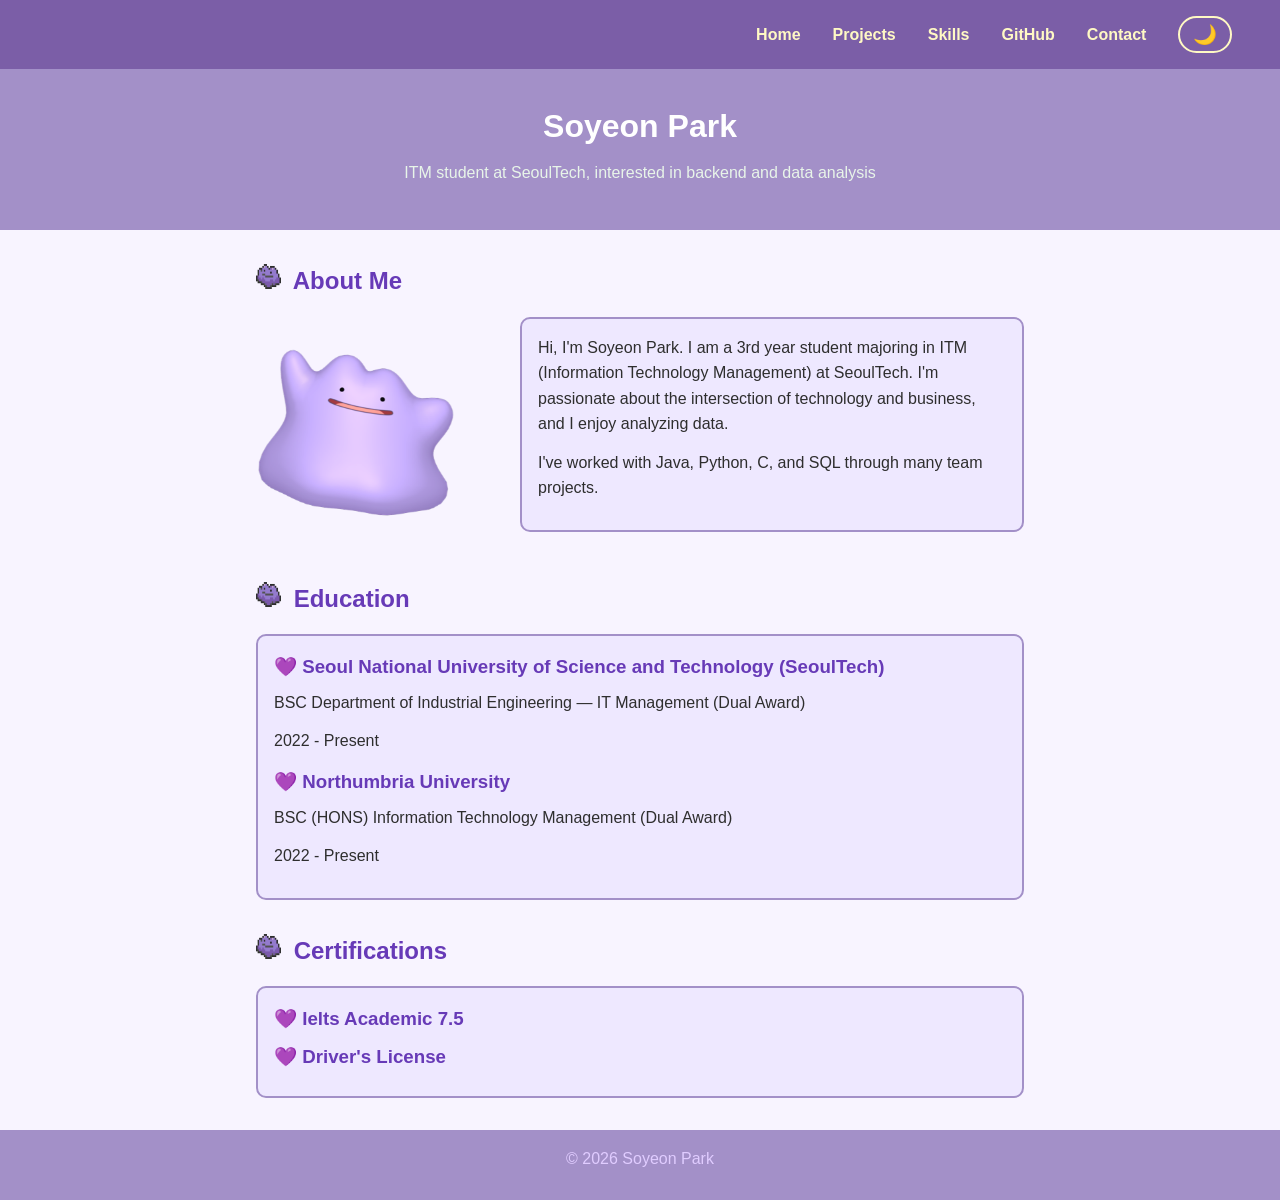
<file: index.html>
<!DOCTYPE html>
<html lang="en">

<head>
    <meta charset="UTF-8">
    <meta name="viewport" content="width=device-width, initial-scale=1.0">
    <title>Soyeon Park | Home</title>
    <link rel="stylesheet" href="css/styles.css">
</head>

<body>
    <nav>
        <ul>
            <li><a href="index.html">Home</a></li>
            <li><a href="projects.html">Projects</a></li>
            <li><a href="skills.html">Skills</a></li>
            <li><a href="github.html">GitHub</a></li>
            <li><a href="contact.html">Contact</a></li>
            <li><button id="theme-toggle">🌙</button></li>
        </ul>
    </nav>

    <header>
        <h1>Soyeon Park</h1>
        <p>ITM student at SeoulTech, interested in backend and data analysis</p>
    </header>

    <main>
        <section id="about-me">
            <h2><img src="images/pixel-ditto.png" alt="pixel ditto"> About Me</h2>

            <div class="about-me-box">
                <img src="images/big-ditto.png" alt="Ditto, my favorite Pokemon" id="big-ditto">
                <div class="info-box">
                    <p>
                        Hi, I'm Soyeon Park. I am a 3rd year student majoring in ITM
                        (Information Technology Management) at SeoulTech.
                        I'm passionate about the intersection of technology and business,
                        and I enjoy analyzing data.
                    </p>
                    <p>
                        I've worked with Java, Python, C, and SQL through many team projects.
                    </p>
                </div>
            </div>
        </section>

        <section id="education">
            <h2><img src="images/pixel-ditto.png" alt="pixel ditto"> Education</h2>
            <div class="info-box">
                <h3>💜 Seoul National University of Science and Technology (SeoulTech)</h3>
                <p>BSC Department of Industrial Engineering — IT Management (Dual Award)</p>
                <p>2022 - Present</p>

                <h3>💜 Northumbria University</h3>
                <p>BSC (HONS) Information Technology Management (Dual Award)</p>
                <p>2022 - Present</p>
            </div>
        </section>

        <section id="certifications">
            <h2><img src="images/pixel-ditto.png" alt="pixel ditto"> Certifications</h2>
            <div class="info-box">
                <h3>💜 Ielts Academic 7.5</h3>
                <h3>💜 Driver's License</h3>
            </div>
        </section>

    </main>

    <footer>
        <p>&copy; 2026 Soyeon Park</p>
    </footer>
    <script src="js/script.js"></script>
</body>

</html>
</file>
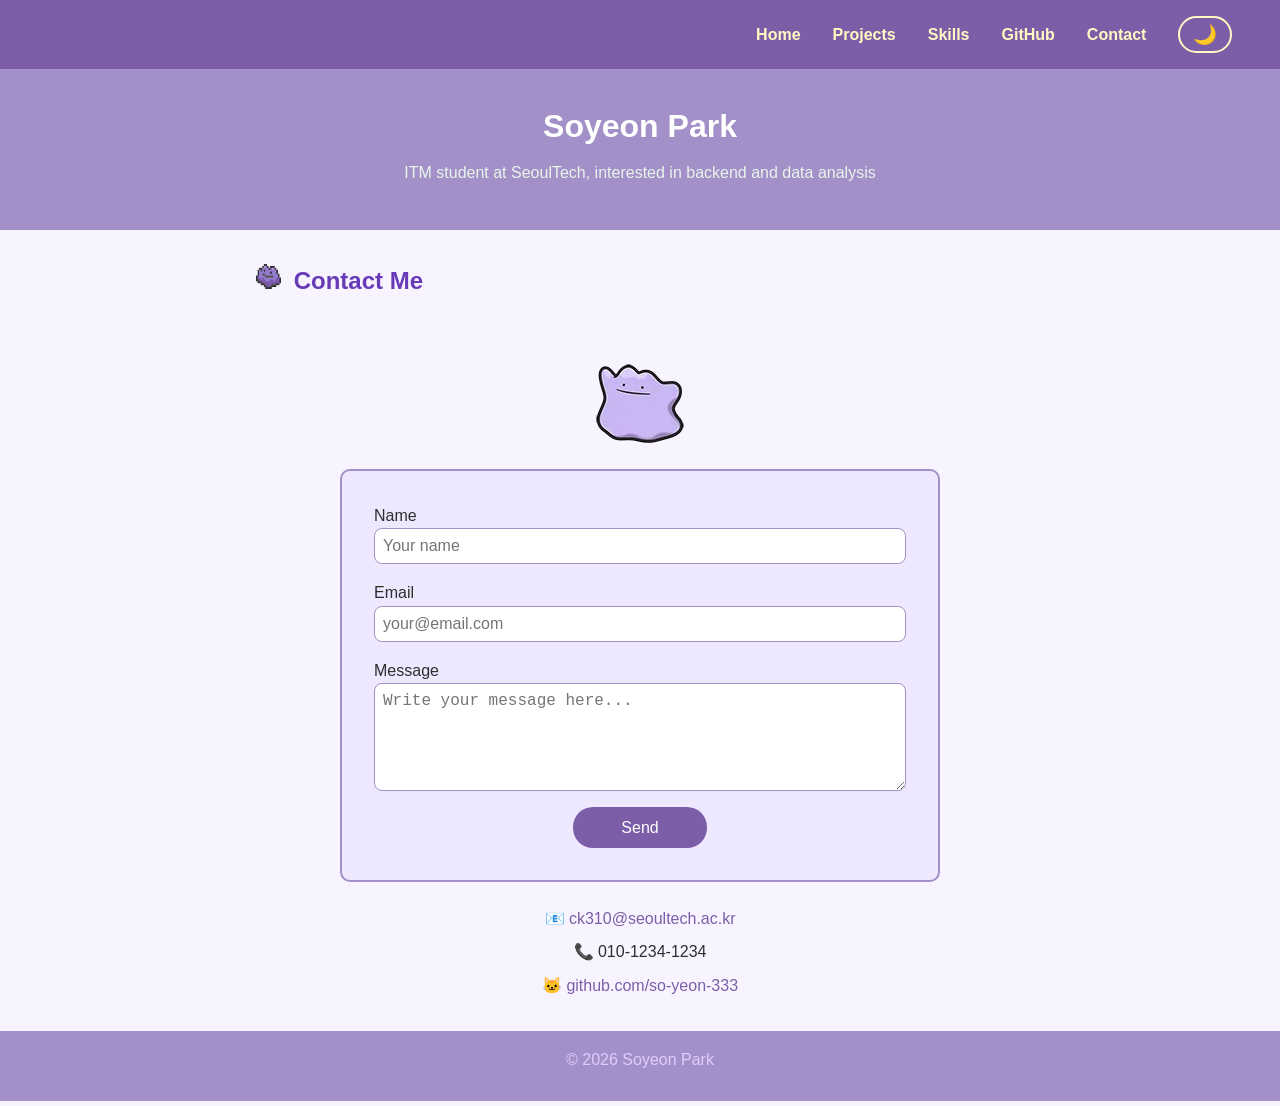
<file: contact.html>
<!DOCTYPE html>
<html lang="en">

<head>
    <meta charset="UTF-8">
    <meta name="viewport" content="width=device-width, initial-scale=1.0">
    <title>Soyeon Park | Contact</title>
    <link rel="stylesheet" href="css/styles.css">
</head>

<body>
    <nav>
        <ul>
            <li><a href="index.html">Home</a></li>
            <li><a href="projects.html">Projects</a></li>
            <li><a href="skills.html">Skills</a></li>
            <li><a href="github.html">GitHub</a></li>
            <li><a href="contact.html">Contact</a></li>
            <li><button id="theme-toggle">🌙</button></li>
        </ul>
    </nav>

    <header>
        <h1>Soyeon Park</h1>
        <p>ITM student at SeoulTech, interested in backend and data analysis</p>
    </header>

    <main>
        <section id="contact">
            <h2><img src="images/pixel-ditto.png" alt="pixel ditto"> Contact Me</h2>
            <img src="images/ditto.png" alt="Ditto waving hello" id="contact-ditto">

            <div class="contact-form-box">
                <form>
                    <div>
                        <label for="name">Name</label>
                        <input type="text" id="name" name="name" placeholder="Your name">
                    </div>
                    <div>
                        <label for="email">Email</label>
                        <input type="email" id="email" name="email" placeholder="your@email.com">
                    </div>
                    <div>
                        <label for="message">Message</label>
                        <textarea id="message" name="message" rows="5"
                            placeholder="Write your message here..."></textarea>
                    </div>
                    <button type="submit">Send</button>
                </form>
            </div>

            <div class="contact-info">
                <p>📧 <a href="mailto:ck310@seoultech.ac.kr">ck310@seoultech.ac.kr</a></p>
                <p>📞 010-1234-1234</p>
                <p>🐱 <a href="https://github.com/so-yeon-333" target="_blank">github.com/so-yeon-333</a></p>
            </div>


        </section>
    </main>


    <footer>
        <p>&copy; 2026 Soyeon Park</p>
    </footer>
    <script src="js/script.js"></script>
</body>

</html>
</file>
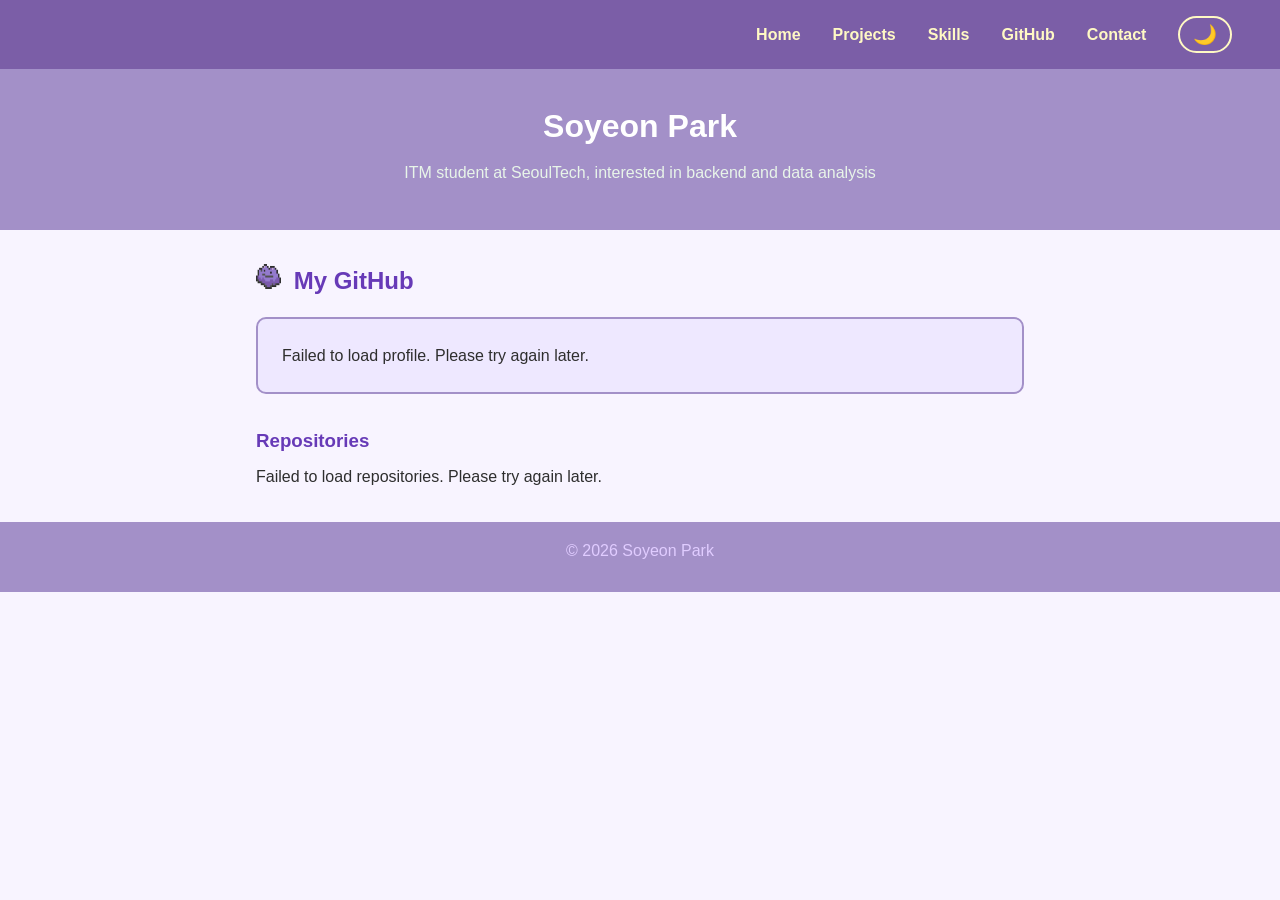
<file: github.html>
<!DOCTYPE html>
<html lang="en">

<head>
    <meta charset="UTF-8">
    <meta name="viewport" content="width=device-width, initial-scale=1.0">
    <title>Soyeon Park | GitHub</title>
    <link rel="stylesheet" href="css/styles.css">
</head>

<body>
    <nav>
        <ul>
            <li><a href="index.html">Home</a></li>
            <li><a href="projects.html">Projects</a></li>
            <li><a href="skills.html">Skills</a></li>
            <li><a href="github.html">GitHub</a></li>
            <li><a href="contact.html">Contact</a></li>
            <li><button id="theme-toggle">🌙</button></li>
        </ul>
    </nav>

    <header>
        <h1>Soyeon Park</h1>
        <p>ITM student at SeoulTech, interested in backend and data analysis</p>
    </header>

    <main>
        <section id="github">
            <h2><img src="images/pixel-ditto.png" alt="pixel ditto"> My GitHub</h2>

            <div id="github-profile">
                <p>Loading profile...</p>
            </div>

            <h3>Repositories</h3>
            <div id="github-repos">
                <p>Loading repositories...</p>
            </div>
        </section>
    </main>

    <footer>
        <p>&copy; 2026 Soyeon Park</p>
    </footer>

    <script src="js/script.js"></script>
</body>

</html>
</file>
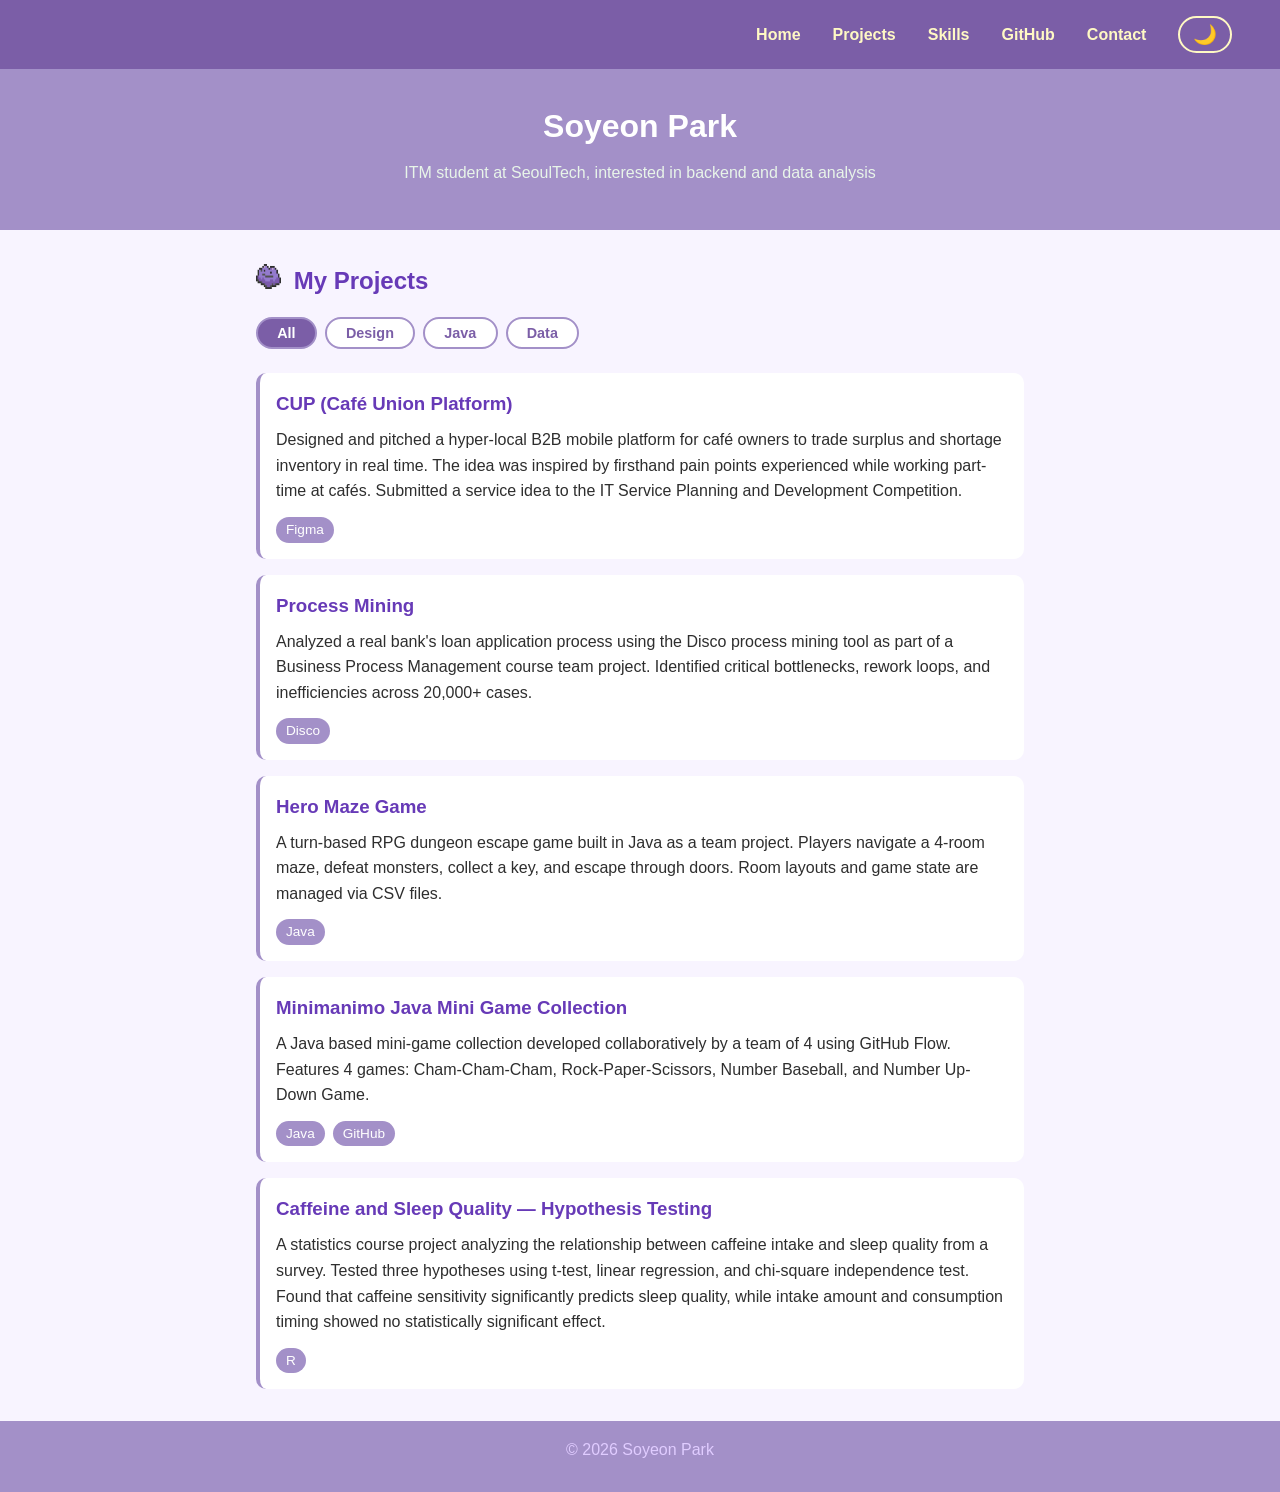
<file: projects.html>
<!DOCTYPE html>
<html lang="en">

<head>
    <meta charset="UTF-8">
    <meta name="viewport" content="width=device-width, initial-scale=1.0">
    <title>Soyeon Park | Projects</title>
    <link rel="stylesheet" href="css/styles.css">
</head>

<body>
    <nav>
        <ul>
            <li><a href="index.html">Home</a></li>
            <li><a href="projects.html">Projects</a></li>
            <li><a href="skills.html">Skills</a></li>
            <li><a href="github.html">GitHub</a></li>
            <li><a href="contact.html">Contact</a></li>
            <li><button id="theme-toggle">🌙</button></li>
        </ul>
    </nav>

    <header>
        <h1>Soyeon Park</h1>
        <p>ITM student at SeoulTech, interested in backend and data analysis</p>
    </header>

    <main>
        <section id="projects">
            <h2><img src="images/pixel-ditto.png" alt="pixel ditto"> My Projects</h2>

            <div id="filter-buttons">
                <button class="filter-btn current" data-filter="all">All</button>
                <button class="filter-btn" data-filter="design">Design</button>
                <button class="filter-btn" data-filter="java">Java</button>
                <button class="filter-btn" data-filter="data">Data</button>
            </div>

            <article data-category="design">
                <h3>CUP (Café Union Platform)</h3>
                <p>
                    Designed and pitched a hyper-local B2B mobile platform for café owners to trade
                    surplus and shortage inventory in real time. The idea was inspired by firsthand
                    pain points experienced while working part-time at cafés.
                    Submitted a service idea to the IT Service Planning and Development Competition.
                </p>
                <ul class="tech-list">
                    <li>Figma</li>
                </ul>
            </article>

            <article data-category="data">
                <h3>Process Mining</h3>
                <p>Analyzed a real bank's loan application process using the Disco process mining tool
                    as part of a Business Process Management course team project. Identified critical
                    bottlenecks, rework loops, and inefficiencies across 20,000+ cases.
                </p>
                <ul class="tech-list">
                    <li>Disco</li>
                </ul>
            </article>

            <article data-category="java">
                <h3>Hero Maze Game</h3>
                <p>A turn-based RPG dungeon escape game built in Java as a team
                    project. Players navigate a 4-room maze, defeat monsters, collect a key, and
                    escape through doors. Room layouts and game state are managed via CSV files.
                </p>
                <ul class="tech-list">
                    <li>Java</li>
                </ul>
            </article>

            <article data-category="java">
                <h3>Minimanimo Java Mini Game Collection</h3>
                <p>A Java based mini-game collection developed collaboratively by a team of 4
                    using GitHub Flow. Features 4 games: Cham-Cham-Cham, Rock-Paper-Scissors,
                    Number Baseball, and Number Up-Down Game.
                </p>
                <ul class="tech-list">
                    <li>Java</li>
                    <li>GitHub</li>
                </ul>
            </article>

            <article data-category="data">
                <h3>Caffeine and Sleep Quality — Hypothesis Testing</h3>
                <p> A statistics course project analyzing the relationship between caffeine
                    intake and sleep quality from a survey. Tested three hypotheses
                    using t-test, linear regression, and chi-square independence test.
                    Found that caffeine sensitivity significantly predicts sleep quality,
                    while intake amount and consumption timing showed
                    no statistically significant effect.

                </p>
                <ul class="tech-list">
                    <li>R</li>
                </ul>
            </article>


        </section>
    </main>

    <footer>
        <p>&copy; 2026 Soyeon Park</p>
    </footer>
    <script src="js/script.js"></script>

</body>

</html>
</file>
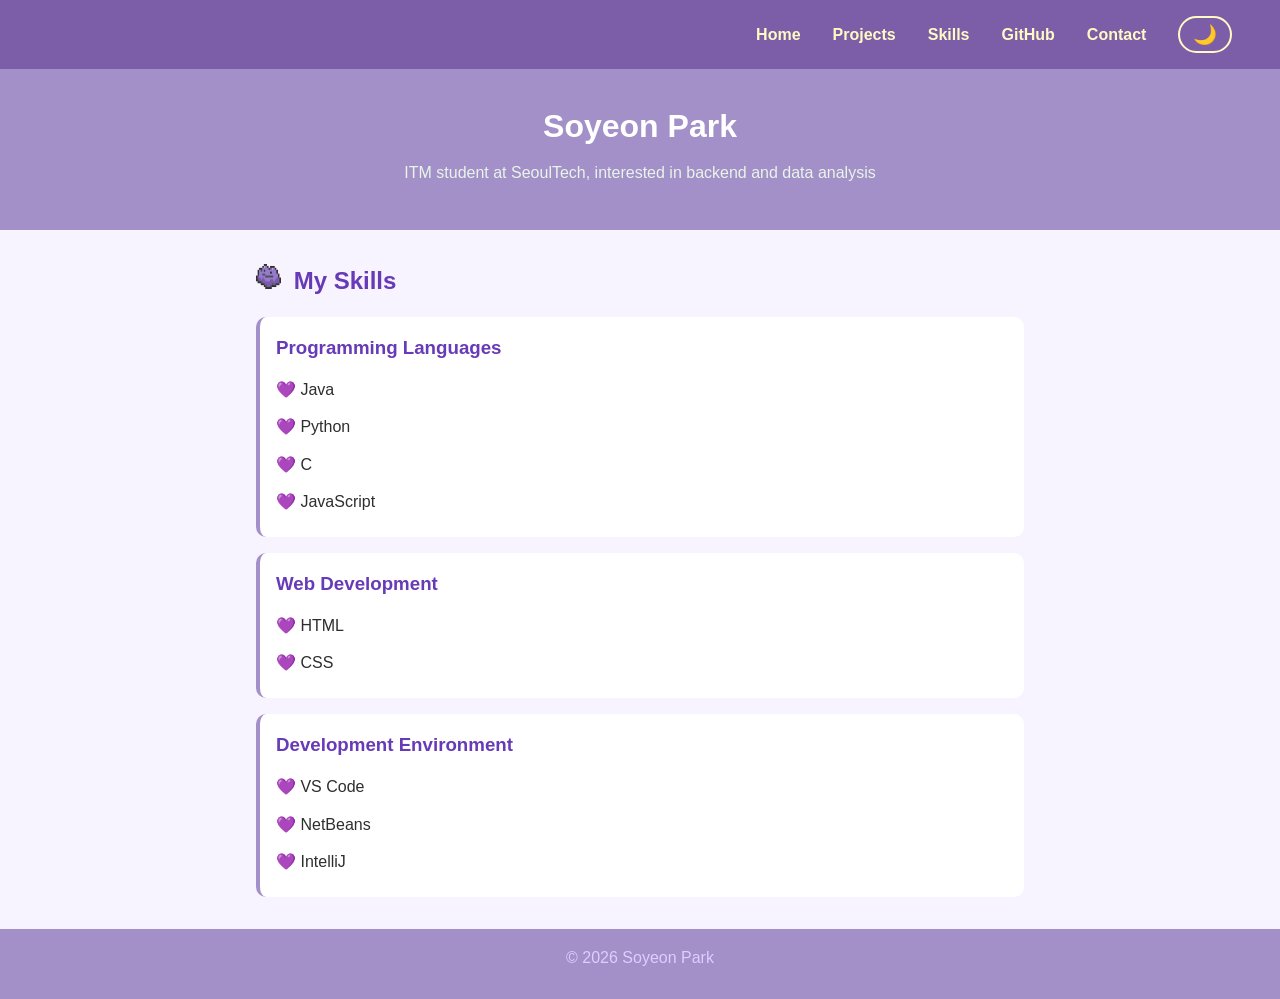
<file: skills.html>
<!DOCTYPE html>
<html lang="en">

<head>
    <meta charset="UTF-8">
    <meta name="viewport" content="width=device-width, initial-scale=1.0">
    <title>Soyeon Park | Skills</title>
    <link rel="stylesheet" href="css/styles.css">
</head>

<body>
    <nav>
        <ul>
            <li><a href="index.html">Home</a></li>
            <li><a href="projects.html">Projects</a></li>
            <li><a href="skills.html">Skills</a></li>
            <li><a href="github.html">GitHub</a></li>
            <li><a href="contact.html">Contact</a></li>
            <li><button id="theme-toggle">🌙</button></li>
        </ul>
    </nav>

    <header>
        <h1>Soyeon Park</h1>
        <p>ITM student at SeoulTech, interested in backend and data analysis</p>
    </header>

    <main>
        <section id="skills">
            <h2><img src="images/pixel-ditto.png" alt="pixel ditto"> My Skills</h2>

            <article>
                <h3>Programming Languages</h3>
                <ul>
                    <li>💜 Java</li>
                    <li>💜 Python</li>
                    <li>💜 C</li>
                    <li>💜 JavaScript</li>
                </ul>
            </article>

            <article>
                <h3>Web Development</h3>
                <ul>
                    <li>💜 HTML</li>
                    <li>💜 CSS</li>
                </ul>
            </article>

            <article>
                <h3>Development Environment</h3>
                <ul>
                    <li>💜 VS Code</li>
                    <li>💜 NetBeans</li>
                    <li>💜 IntelliJ</li>
                </ul>
            </article>

        </section>
    </main>

    <footer>
        <p>&copy; 2026 Soyeon Park</p>
    </footer>
    <script src="js/script.js"></script>

</body>

</html>
</file>
<file: css/styles.css>
/* Reset default styles applied by the browser */
/* * is the universal selector - applies to all elements */
* {
    margin: 0;
    padding: 0;
    box-sizing: border-box; /* includes padding and border in element's total width/height */
}

/* Body base styles */
body {
    font-family: Verdana, sans-serif;
    background-color: #F8F4FF; 
    color: #2e2e2e;
    line-height: 1.6;
}

/* Navigation bar styles */
nav {
    background-color: #7B5EA7;
    padding: 1rem; /* rem unit - relative to root font size (1rem = 16px by default) */
}

nav ul {
    list-style: none;
    display: flex;
    justify-content: flex-end; /* right-aligned */
    align-items: center; 
}

nav ul li {
    margin-right: 2rem;
}

nav ul li a {
    color: #fff9c4;
    text-decoration: none; /* removes default underline from links */
    font-weight: bold;
}

/* Nav link hover effect */
nav ul li a:hover {
    color: #e0ccff;
}

#theme-toggle {
    background: none;
    border: 2px solid #fff9c4;
    border-radius: 20px;
    padding: 0.3rem 0.8rem;
    font-size: 1.2rem;
    cursor: pointer;
}

#theme-toggle:hover {
    background-color: rgba(255, 255, 255, 0.2);
}

/* Header styles */
header {
    background-color: #a390c8;
    color: #ffffff;
    text-align: center;
    padding: 2rem;
}

header p {
    margin-top: 0.5rem;
    font-size: 1rem;
    color: #e8f5e9;
}

/* Footer styles */
footer {
    background-color: #a390c8;
    color: #e0ccff;
    text-align: center;
    padding: 1rem;
    margin-top: 2rem;
}

/* Heading font */
h1, h2, h3 {
    font-family: 'Segoe UI', sans-serif;
}

/* Main content styles */
main {
    max-width: 800px; 
    margin: 2rem auto;
    padding: 0 1rem;
}

h2 {
    color: #673AB7;
    margin-bottom: 1rem;
}

h3 {
    color: #673AB7;
    margin-bottom: 0.5rem;
}

section {
    margin-bottom: 2rem;
}

/* Project/skill card styles */
article {
    background-color: #ffffff;
    border-left: 4px solid #a390c8; /* applies border to left side only */
    padding: 1rem;
    margin-bottom: 1rem;
    border-radius: 10px; /* rounds the corners */
}

p {
    margin-bottom: 0.8rem;
}

/* Pixel ditto icon size */
h2 img {
    width: 25px;
    height: 25px;
    margin-right: 6px;
}

/* About Me styles */
#big-ditto {
    width: 200px;
}

.about-me-box {
    display: flex;
    align-items: center;
    gap: 4rem;
}

/* Reusable info box styles (used in About Me, Education, Certifications) */
.info-box {
    border: 2px solid #a390c8;
    border-radius: 10px;
    padding: 1rem;
    background-color: #eee8ff;
    margin-bottom: 1rem;
}

/* Tech-list styles */
.tech-list {
    list-style: none;
    display: flex;
}

.tech-list li {
    background-color: #a390c8;
    color: #ffffff;
    padding: 2px 10px;
    border-radius: 20px; /* rounds the corners */
    font-size: 0.85rem;
    margin-right: 0.5rem;
}

/* Contact styles */
/* display: block + margin: auto centers the image horizontally */
#contact-ditto {
    display: block;
    margin: 1rem auto;
}

.contact-form-box {
    border: 2px solid #a390c8;
    border-radius: 10px;
    padding: 2rem;
    max-width: 600px;
    margin: 1.5rem auto;
    background-color: #eee8ff;
}

/* Form input layout */
form div {
    display: flex;
    flex-direction: column;
    margin-bottom: 1rem;
}

form input,
form textarea {
    border: 1px solid #a390c8;
    border-radius: 8px;
    padding: 0.5rem;
    font-size: 1rem;
    outline: none; /* removes default browser focus outline */
}

/* Input focus effect */
/* :focus applies style when element is clicked/active */
form input:focus,
form textarea:focus {
    border-color: #7B5EA7;
}

form button {
    display: block;
    margin: 0 auto;
    padding: 0.7rem 3rem;
    background-color: #7B5EA7;
    color: #ffffff;
    border: none;
    border-radius: 20px;
    font-size: 1rem;
    cursor: pointer; /* changes cursor to hand icon on hover */
}

/* Button hover effect */
form button:hover {
    background-color: #a390c8;
}

/* Contact info styles */
.contact-info {
    text-align: center;
    margin-top: 1rem;
}

.contact-info p {
    margin-bottom: 0.5rem;
    font-size: 1rem;
}

.contact-info a {
    color: #7B5EA7;
    text-decoration: none;
}

/* Contact info link hover effect */
.contact-info a:hover {
    color: #a390c8;
}

/* Skills list styles */
#skills ul {
    list-style: none;
    padding-left: 0;
}

#skills ul li {
    font-size: 1rem;
    padding: 6px 0;
}

/* Filter button styles */
#filter-buttons {
    margin-bottom: 1.5rem;
    display: flex;
    gap: 0.5rem;
}

.filter-btn {
    padding: 0.4rem 1.2rem;
    border: 2px solid #a390c8;
    border-radius: 20px;
    background-color: #ffffff;
    color: #7B5EA7;
    font-size: 0.9rem;
    cursor: pointer;
    font-weight: bold;
}

.filter-btn:hover {
    background-color: #eee8ff;
}

.filter-btn.current {
    background-color: #7B5EA7;
    color: #ffffff;
}

/* GitHub profile styles */
#github-profile {
    display: flex;
    align-items: center;
    gap: 2rem;
    border: 2px solid #a390c8;
    border-radius: 10px;
    padding: 1.5rem;
    background-color: #eee8ff;
    margin-bottom: 2rem;
}

#github-avatar {
    width: 150px;
    border-radius: 50%;
    border: 3px solid #a390c8;
}

#github-stats {
    display: flex;
    gap: 1rem;
    margin-top: 0.5rem;
}

#github-stats span {
    background-color: #a390c8;
    color: #ffffff;
    padding: 2px 10px;
    border-radius: 20px;
    font-size: 0.85rem;
}

/* Repository card styles */
.repo-card {
    background-color: #ffffff;
    border-left: 4px solid #a390c8;
    padding: 1rem;
    margin-bottom: 1rem;
    border-radius: 10px;
}

.repo-name {
    color: #7B5EA7;
    font-weight: bold;
    font-size: 1.1rem;
    text-decoration: none;
}

.repo-name:hover {
    color: #a390c8;
}

.repo-details {
    display: flex;
    gap: 1rem;
    margin-top: 0.5rem;
    font-size: 0.9rem;
}




/* Dark Theme */
body.dark-theme {
    background-color: #1a1a2e;
    color: #e0e0e0;
}

body.dark-theme nav {
    background-color: #16213e;
}

body.dark-theme header {
    background-color: #0f3460;
}

body.dark-theme header p {
    color: #b8d4e3;
}

body.dark-theme footer {
    background-color: #0f3460;
    color: #b8b8d0;
}

body.dark-theme h2 {
    color: #b39ddb;
}

body.dark-theme h3 {
    color: #b39ddb;
}

body.dark-theme .filter-btn {
    background-color: #1a1a2e;
    color: #b39ddb;
    border-color: #7B5EA7;
}

body.dark-theme .filter-btn:hover {
    background-color: #1e2a4a;
}

body.dark-theme .filter-btn.current {
    background-color: #7B5EA7;
    color: #ffffff;
}


body.dark-theme #github-profile {
    background-color: #1e2a4a;
    border-color: #9575cd;
}

body.dark-theme #github-avatar {
    border-color: #9575cd;
}

body.dark-theme #github-stats span {
    background-color: #7B5EA7;
}

body.dark-theme .repo-card {
    background-color: #1e2a4a;
    border-left-color: #9575cd;
}

body.dark-theme .repo-name {
    color: #b39ddb;
}

body.dark-theme .repo-name:hover {
    color: #9575cd;
}


/* Base styles apply to desktops and large screens (769px+) */
/* Responsive design - tablets and larger smartphones (481px - 768px) */
@media (min-width: 481px) and (max-width: 768px) {
    main {
        margin: 1rem auto;
        padding: 0 0.8rem;
    }

    /* Stack nav links vertically */
    nav ul {
        flex-direction: column;
        align-items: center;
    }

    nav ul li {
        margin-right: 0;
        margin-bottom: 0.5rem;
    }

    /* Stack about-me image and text vertically */
    .about-me-box {
        flex-direction: column;
        align-items: center;
    }

    #github-profile {
        flex-direction: column;
        text-align: center;
    }
}

body.dark-theme article {
    background-color: #1e2a4a;
    border-left-color: #9575cd;
}

body.dark-theme .info-box {
    background-color: #1e2a4a;
    border-color: #9575cd;
}

body.dark-theme .contact-form-box {
    background-color: #1e2a4a;
    border-color: #9575cd;
}

body.dark-theme form input,
body.dark-theme form textarea {
    background-color: #1a1a2e;
    border-color: #7B5EA7;
    color: #e0e0e0;
}

body.dark-theme form label {
    color: #e0e0e0;
}

body.dark-theme form button {
    background-color: #7B5EA7;
}

body.dark-theme form button:hover {
    background-color: #9575cd;
}

body.dark-theme .contact-info a {
    color: #b39ddb;
}

body.dark-theme .contact-info a:hover {
    color: #9575cd;
}

body.dark-theme .tech-list li {
    background-color: #7B5EA7;
}

body.dark-theme #theme-toggle {
    border-color: #b39ddb;
}


/* Responsive design - small smartphones (0px - 480px) */
@media (max-width: 480px) {
    header {
        padding: 1rem;
    }

    /* Smaller heading on mobile */
    header h1 {
        font-size: 1.5rem;
    }

    main {
        margin: 0.5rem auto;
        padding: 0 0.5rem;
    }

    article {
        padding: 0.8rem;
    }

    .about-me-box {
        flex-direction: column;
        align-items: center;
    }

    #github-profile {
        flex-direction: column;
        text-align: center;
    }

    #github-stats {
        flex-direction: column;
        gap: 0.3rem;
    }
}
</file>
